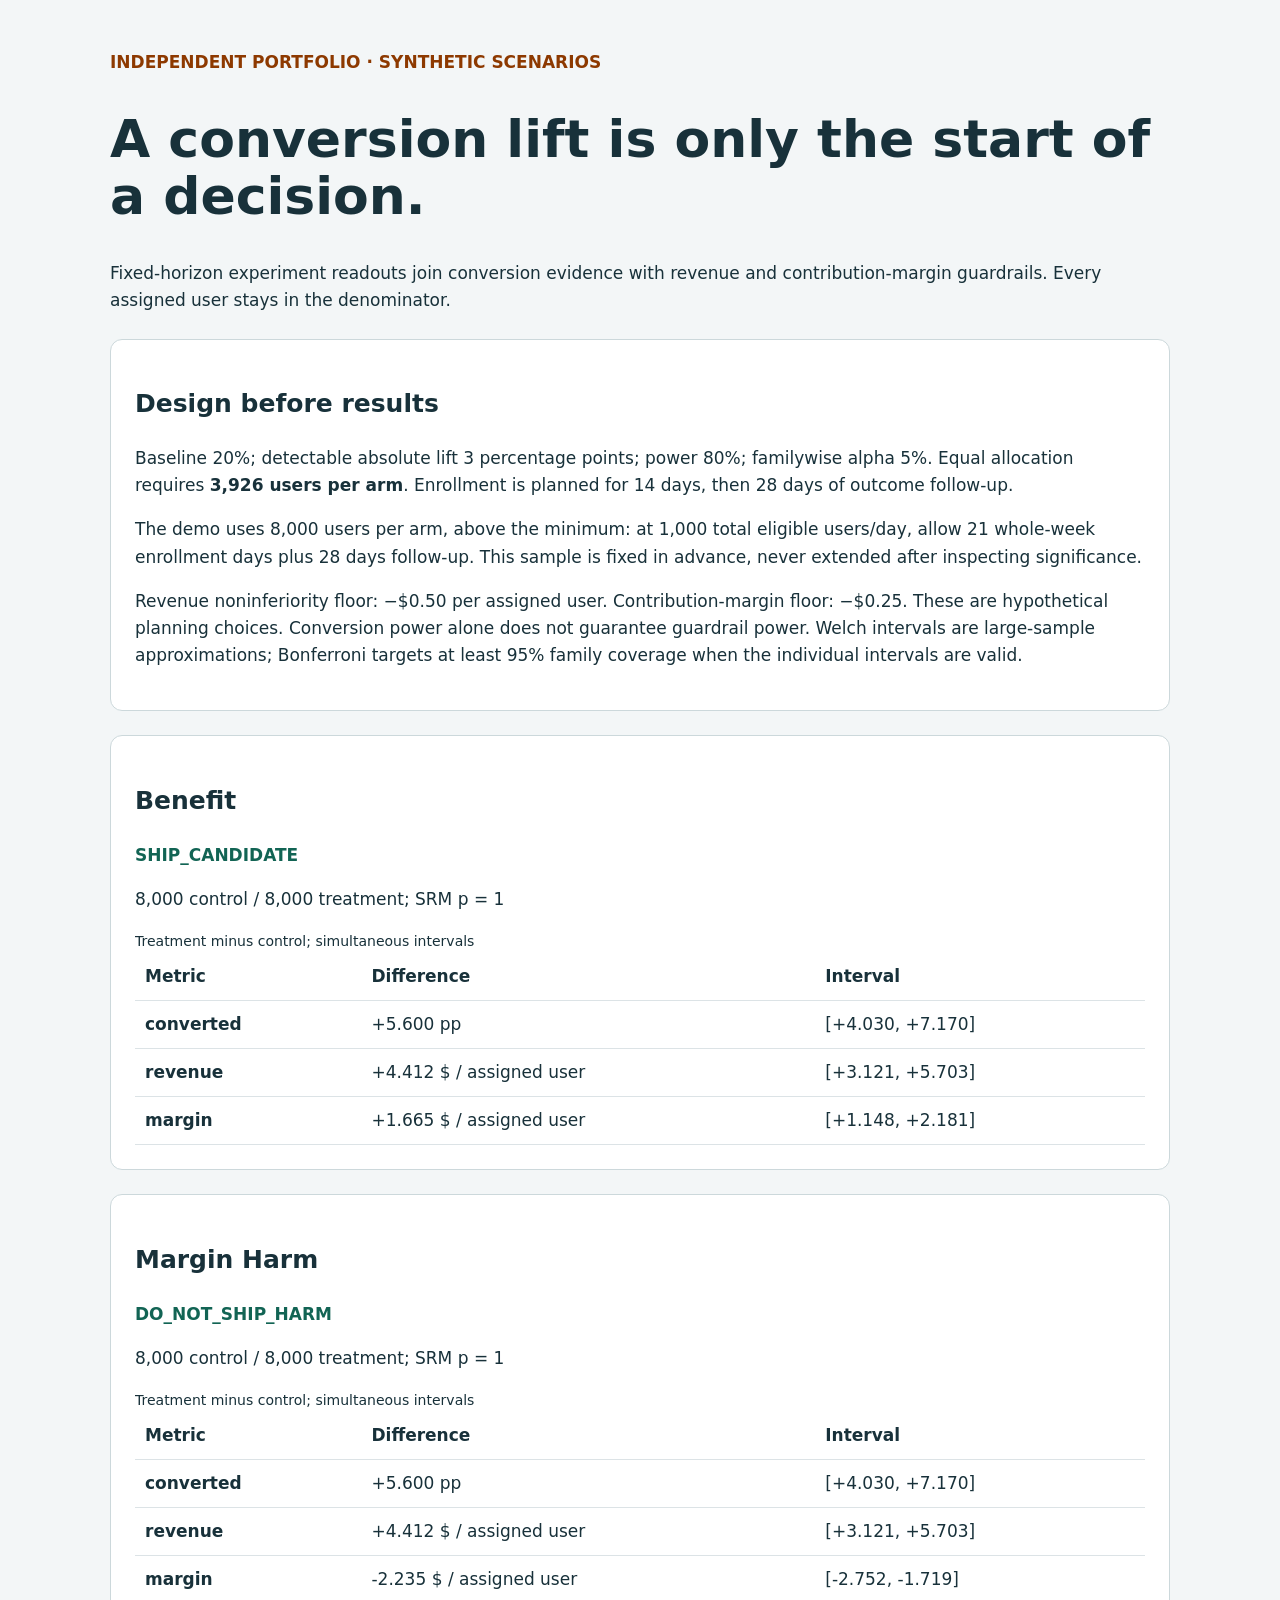
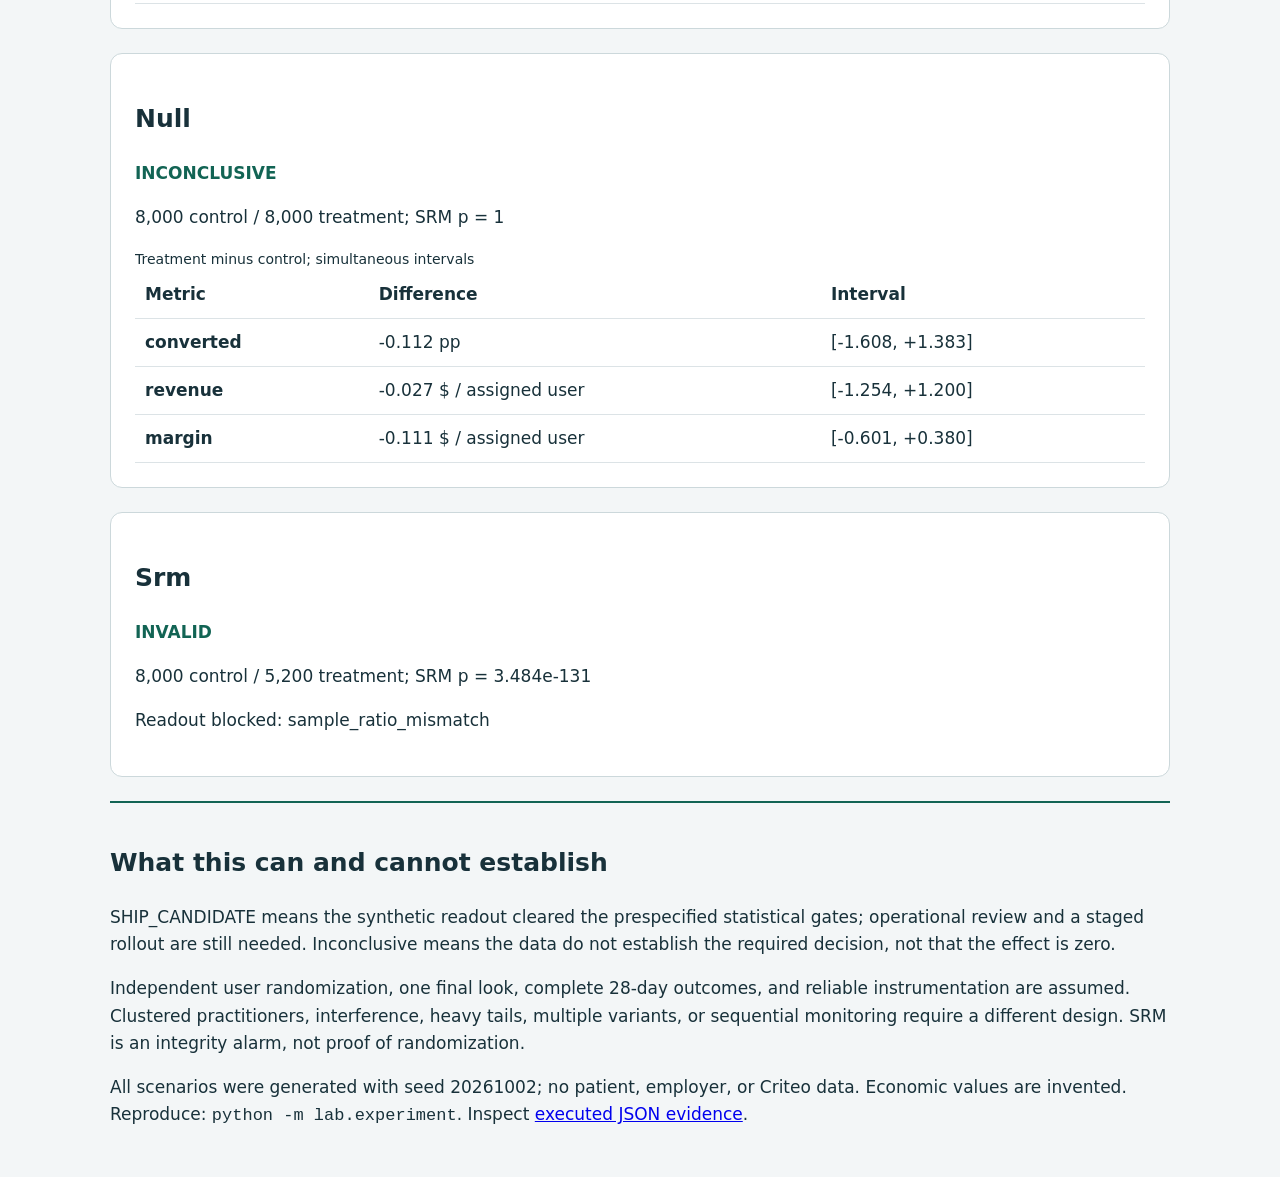
<file: outputs/experiment/index.html>
<!doctype html><html lang="en"><meta charset="utf-8">
<meta name="viewport" content="width=device-width,initial-scale=1"><title>Experiment decision toolkit</title>
<style>body{margin:0;background:#f3f6f7;color:#18313a;font:17px/1.6 system-ui}main{max-width:1060px;margin:auto;padding:32px 20px}h1{font-size:clamp(32px,5vw,52px);line-height:1.1}h2{font-size:25px}.label{color:#8d3900;font-weight:700}section{background:white;border:1px solid #ccd8db;border-radius:12px;padding:24px;margin:24px 0}.decision{font-weight:800;color:#126454;overflow-wrap:anywhere}table{border-collapse:collapse;width:100%;text-align:left}th,td{padding:10px;border-bottom:1px solid #dce3e6}caption{text-align:left;font-size:14px}.scroll{overflow:auto}footer{border-top:2px solid #126454;padding-top:20px}code{overflow-wrap:anywhere}</style>
<main><p class="label">INDEPENDENT PORTFOLIO · SYNTHETIC SCENARIOS</p>
<h1>A conversion lift is only the start of a decision.</h1>
<p>Fixed-horizon experiment readouts join conversion evidence with revenue and contribution-margin guardrails. Every assigned user stays in the denominator.</p>
<section><h2>Design before results</h2><p>Baseline 20%; detectable absolute lift 3 percentage points; power 80%; familywise alpha 5%. Equal allocation requires <strong>3,926 users per arm</strong>. Enrollment is planned for 14 days, then 28 days of outcome follow-up.</p>
<p>The demo uses 8,000 users per arm, above the minimum: at 1,000 total eligible users/day, allow 21 whole-week enrollment days plus 28 days follow-up. This sample is fixed in advance, never extended after inspecting significance.</p>
<p>Revenue noninferiority floor: −$0.50 per assigned user. Contribution-margin floor: −$0.25. These are hypothetical planning choices. Conversion power alone does not guarantee guardrail power. Welch intervals are large-sample approximations; Bonferroni targets at least 95% family coverage when the individual intervals are valid.</p></section>
<section><h2>Benefit</h2><p class="decision">SHIP_CANDIDATE</p><p>8,000 control / 8,000 treatment; SRM p = 1</p><div class="scroll"><table><caption>Treatment minus control; simultaneous intervals</caption><thead><tr><th>Metric</th><th>Difference</th><th>Interval</th></tr></thead><tbody><tr><th>converted</th><td>+5.600 pp</td><td>[+4.030, +7.170]</td></tr><tr><th>revenue</th><td>+4.412 $ / assigned user</td><td>[+3.121, +5.703]</td></tr><tr><th>margin</th><td>+1.665 $ / assigned user</td><td>[+1.148, +2.181]</td></tr></tbody></table></div></section><section><h2>Margin Harm</h2><p class="decision">DO_NOT_SHIP_HARM</p><p>8,000 control / 8,000 treatment; SRM p = 1</p><div class="scroll"><table><caption>Treatment minus control; simultaneous intervals</caption><thead><tr><th>Metric</th><th>Difference</th><th>Interval</th></tr></thead><tbody><tr><th>converted</th><td>+5.600 pp</td><td>[+4.030, +7.170]</td></tr><tr><th>revenue</th><td>+4.412 $ / assigned user</td><td>[+3.121, +5.703]</td></tr><tr><th>margin</th><td>-2.235 $ / assigned user</td><td>[-2.752, -1.719]</td></tr></tbody></table></div></section><section><h2>Null</h2><p class="decision">INCONCLUSIVE</p><p>8,000 control / 8,000 treatment; SRM p = 1</p><div class="scroll"><table><caption>Treatment minus control; simultaneous intervals</caption><thead><tr><th>Metric</th><th>Difference</th><th>Interval</th></tr></thead><tbody><tr><th>converted</th><td>-0.112 pp</td><td>[-1.608, +1.383]</td></tr><tr><th>revenue</th><td>-0.027 $ / assigned user</td><td>[-1.254, +1.200]</td></tr><tr><th>margin</th><td>-0.111 $ / assigned user</td><td>[-0.601, +0.380]</td></tr></tbody></table></div></section><section><h2>Srm</h2><p class="decision">INVALID</p><p>8,000 control / 5,200 treatment; SRM p = 3.484e-131</p><p>Readout blocked: sample_ratio_mismatch</p></section>
<footer><h2>What this can and cannot establish</h2><p>SHIP_CANDIDATE means the synthetic readout cleared the prespecified statistical gates; operational review and a staged rollout are still needed. Inconclusive means the data do not establish the required decision, not that the effect is zero.</p>
<p>Independent user randomization, one final look, complete 28-day outcomes, and reliable instrumentation are assumed. Clustered practitioners, interference, heavy tails, multiple variants, or sequential monitoring require a different design. SRM is an integrity alarm, not proof of randomization.</p>
<p>All scenarios were generated with seed 20261002; no patient, employer, or Criteo data. Economic values are invented. Reproduce: <code>python -m lab.experiment</code>. Inspect <a href="results.json">executed JSON evidence</a>.</p></footer></main></html>
</file>
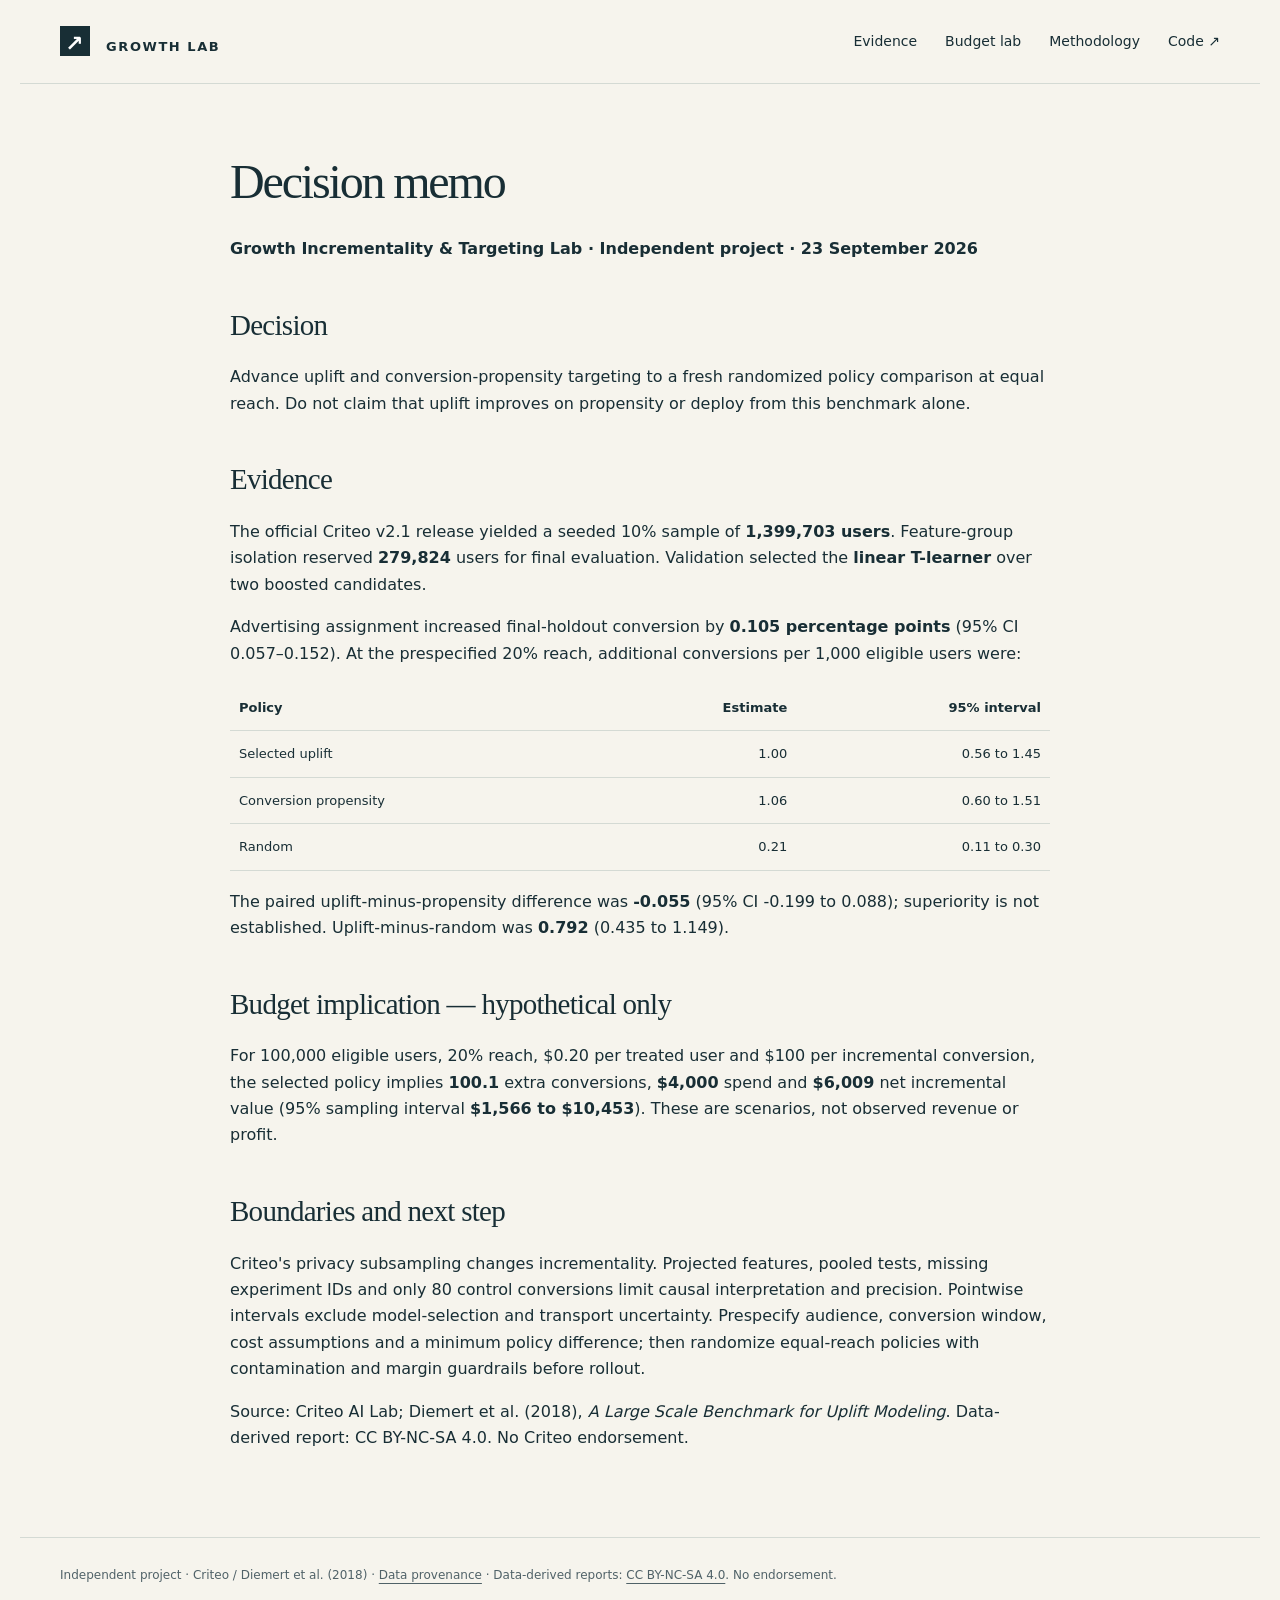
<file: outputs/site/decision-memo.html>
<!doctype html><html lang="en"><head><meta charset="utf-8"><meta name="viewport" content="width=device-width, initial-scale=1"><title>Decision Memo · Growth Lab</title><link rel="stylesheet" href="style.css"><link rel="icon" href="favicon.svg"></head><body><a class="skip" href="#main">Skip to content</a><header><a class="brand" href="index.html"><span class="mark">↗</span> GROWTH LAB</a><nav aria-label="Main navigation"><a href="index.html#evidence">Evidence</a><a href="index.html#simulator">Budget lab</a><a href="methodology.html">Methodology</a><a href="https://github.com/IamGRootMSE/growth-incrementality-lab">Code ↗</a></nav></header><main id="main" class="document"><h1 id="decision-memo">Decision memo</h1>
<p><strong>Growth Incrementality &amp; Targeting Lab · Independent project · 23 September 2026</strong></p>
<h2 id="decision">Decision</h2>
<p>Advance uplift and conversion-propensity targeting to a fresh randomized policy comparison at equal reach. Do not claim that uplift improves on propensity or deploy from this benchmark alone.</p>
<h2 id="evidence">Evidence</h2>
<p>The official Criteo v2.1 release yielded a seeded 10% sample of <strong>1,399,703 users</strong>. Feature-group isolation reserved <strong>279,824</strong> users for final evaluation. Validation selected the <strong>linear T-learner</strong> over two boosted candidates.</p>
<p>Advertising assignment increased final-holdout conversion by <strong>0.105 percentage points</strong> (95% CI 0.057–0.152). At the prespecified 20% reach, additional conversions per 1,000 eligible users were:</p>
<table>
<thead>
<tr>
<th>Policy</th>
<th style="text-align: right;">Estimate</th>
<th style="text-align: right;">95% interval</th>
</tr>
</thead>
<tbody>
<tr>
<td>Selected uplift</td>
<td style="text-align: right;">1.00</td>
<td style="text-align: right;">0.56 to 1.45</td>
</tr>
<tr>
<td>Conversion propensity</td>
<td style="text-align: right;">1.06</td>
<td style="text-align: right;">0.60 to 1.51</td>
</tr>
<tr>
<td>Random</td>
<td style="text-align: right;">0.21</td>
<td style="text-align: right;">0.11 to 0.30</td>
</tr>
</tbody>
</table>
<p>The paired uplift-minus-propensity difference was <strong>-0.055</strong> (95% CI -0.199 to 0.088); superiority is not established. Uplift-minus-random was <strong>0.792</strong> (0.435 to 1.149).</p>
<h2 id="budget-implication-hypothetical-only">Budget implication — hypothetical only</h2>
<p>For 100,000 eligible users, 20% reach, $0.20 per treated user and $100 per incremental conversion, the selected policy implies <strong>100.1</strong> extra conversions, <strong>$4,000</strong> spend and <strong>$6,009</strong> net incremental value (95% sampling interval <strong>$1,566 to $10,453</strong>). These are scenarios, not observed revenue or profit.</p>
<h2 id="boundaries-and-next-step">Boundaries and next step</h2>
<p>Criteo's privacy subsampling changes incrementality. Projected features, pooled tests, missing experiment IDs and only 80 control conversions limit causal interpretation and precision. Pointwise intervals exclude model-selection and transport uncertainty. Prespecify audience, conversion window, cost assumptions and a minimum policy difference; then randomize equal-reach policies with contamination and margin guardrails before rollout.</p>
<p>Source: Criteo AI Lab; Diemert et al. (2018), <em>A Large Scale Benchmark for Uplift Modeling</em>. Data-derived report: CC BY-NC-SA 4.0. No Criteo endorsement.</p></main><footer>Independent project · Criteo / Diemert et al. (2018) · <a href="provenance.html">Data provenance</a> · Data-derived reports: <a href="https://creativecommons.org/licenses/by-nc-sa/4.0/">CC BY-NC-SA 4.0</a>. No endorsement.</footer></body></html>
</file>
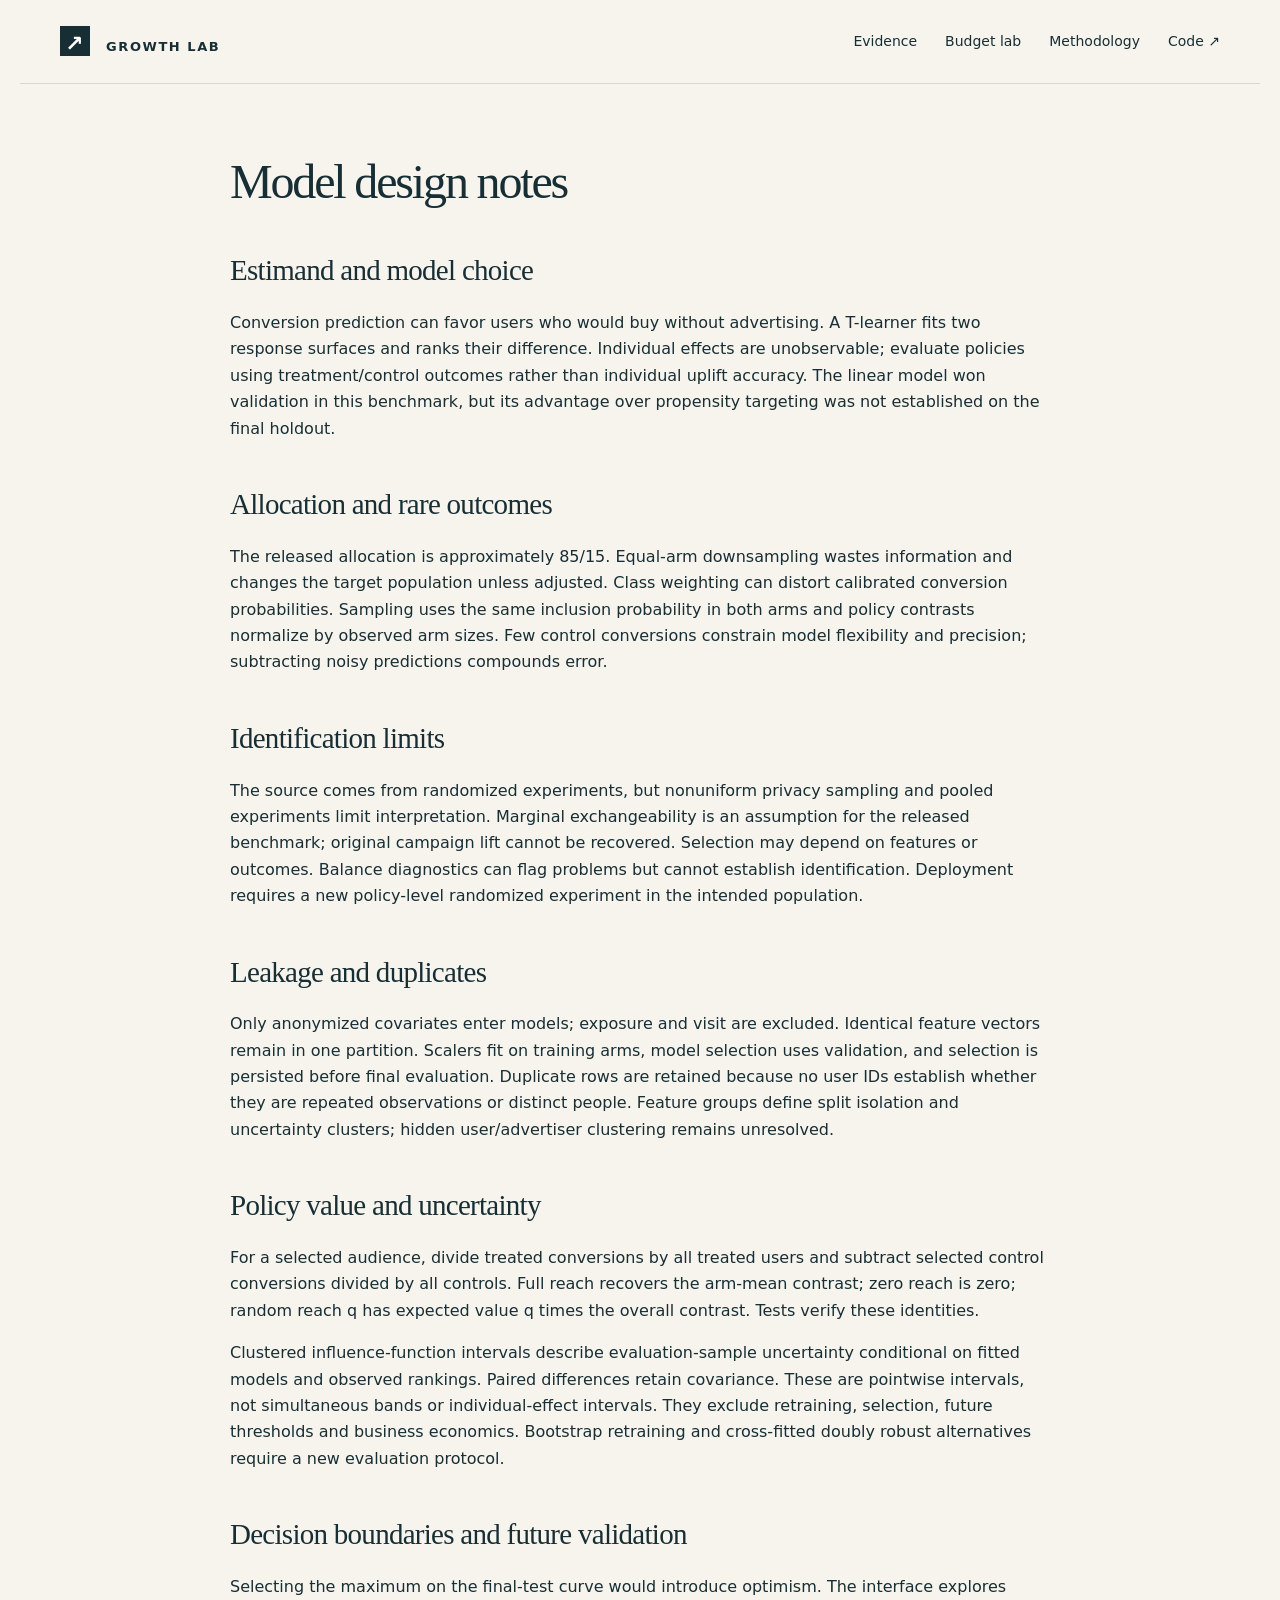
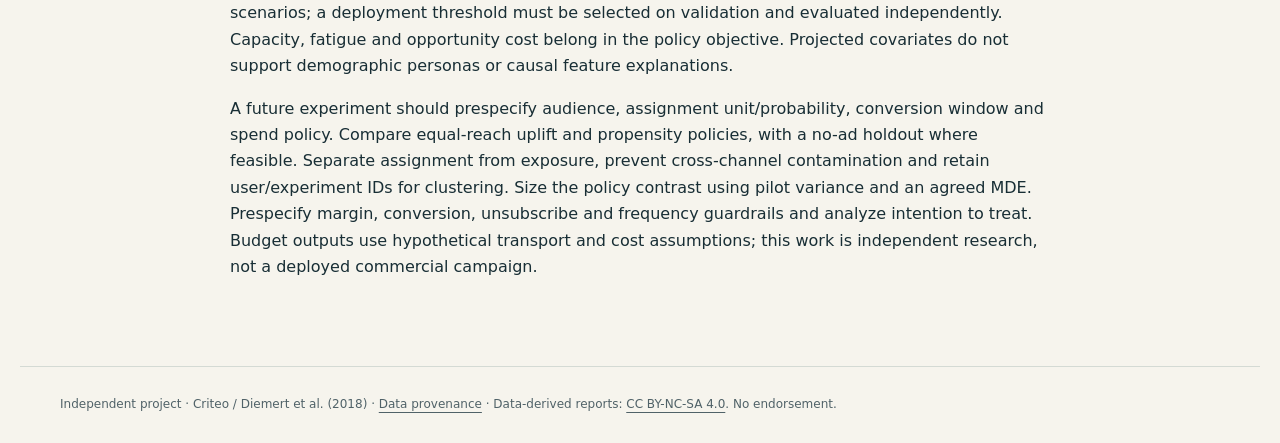
<file: outputs/site/design-notes.html>
<!doctype html><html lang="en"><head><meta charset="utf-8"><meta name="viewport" content="width=device-width, initial-scale=1"><title>Design Notes · Growth Lab</title><link rel="stylesheet" href="style.css"><link rel="icon" href="favicon.svg"></head><body><a class="skip" href="#main">Skip to content</a><header><a class="brand" href="index.html"><span class="mark">↗</span> GROWTH LAB</a><nav aria-label="Main navigation"><a href="index.html#evidence">Evidence</a><a href="index.html#simulator">Budget lab</a><a href="methodology.html">Methodology</a><a href="https://github.com/IamGRootMSE/growth-incrementality-lab">Code ↗</a></nav></header><main id="main" class="document"><h1 id="model-design-notes">Model design notes</h1>
<h2 id="estimand-and-model-choice">Estimand and model choice</h2>
<p>Conversion prediction can favor users who would buy without advertising. A T-learner fits two response surfaces and ranks their difference. Individual effects are unobservable; evaluate policies using treatment/control outcomes rather than individual uplift accuracy. The linear model won validation in this benchmark, but its advantage over propensity targeting was not established on the final holdout.</p>
<h2 id="allocation-and-rare-outcomes">Allocation and rare outcomes</h2>
<p>The released allocation is approximately 85/15. Equal-arm downsampling wastes information and changes the target population unless adjusted. Class weighting can distort calibrated conversion probabilities. Sampling uses the same inclusion probability in both arms and policy contrasts normalize by observed arm sizes. Few control conversions constrain model flexibility and precision; subtracting noisy predictions compounds error.</p>
<h2 id="identification-limits">Identification limits</h2>
<p>The source comes from randomized experiments, but nonuniform privacy sampling and pooled experiments limit interpretation. Marginal exchangeability is an assumption for the released benchmark; original campaign lift cannot be recovered. Selection may depend on features or outcomes. Balance diagnostics can flag problems but cannot establish identification. Deployment requires a new policy-level randomized experiment in the intended population.</p>
<h2 id="leakage-and-duplicates">Leakage and duplicates</h2>
<p>Only anonymized covariates enter models; exposure and visit are excluded. Identical feature vectors remain in one partition. Scalers fit on training arms, model selection uses validation, and selection is persisted before final evaluation. Duplicate rows are retained because no user IDs establish whether they are repeated observations or distinct people. Feature groups define split isolation and uncertainty clusters; hidden user/advertiser clustering remains unresolved.</p>
<h2 id="policy-value-and-uncertainty">Policy value and uncertainty</h2>
<p>For a selected audience, divide treated conversions by all treated users and subtract selected control conversions divided by all controls. Full reach recovers the arm-mean contrast; zero reach is zero; random reach q has expected value q times the overall contrast. Tests verify these identities.</p>
<p>Clustered influence-function intervals describe evaluation-sample uncertainty conditional on fitted models and observed rankings. Paired differences retain covariance. These are pointwise intervals, not simultaneous bands or individual-effect intervals. They exclude retraining, selection, future thresholds and business economics. Bootstrap retraining and cross-fitted doubly robust alternatives require a new evaluation protocol.</p>
<h2 id="decision-boundaries-and-future-validation">Decision boundaries and future validation</h2>
<p>Selecting the maximum on the final-test curve would introduce optimism. The interface explores scenarios; a deployment threshold must be selected on validation and evaluated independently. Capacity, fatigue and opportunity cost belong in the policy objective. Projected covariates do not support demographic personas or causal feature explanations.</p>
<p>A future experiment should prespecify audience, assignment unit/probability, conversion window and spend policy. Compare equal-reach uplift and propensity policies, with a no-ad holdout where feasible. Separate assignment from exposure, prevent cross-channel contamination and retain user/experiment IDs for clustering. Size the policy contrast using pilot variance and an agreed MDE. Prespecify margin, conversion, unsubscribe and frequency guardrails and analyze intention to treat. Budget outputs use hypothetical transport and cost assumptions; this work is independent research, not a deployed commercial campaign.</p></main><footer>Independent project · Criteo / Diemert et al. (2018) · <a href="provenance.html">Data provenance</a> · Data-derived reports: <a href="https://creativecommons.org/licenses/by-nc-sa/4.0/">CC BY-NC-SA 4.0</a>. No endorsement.</footer></body></html>
</file>
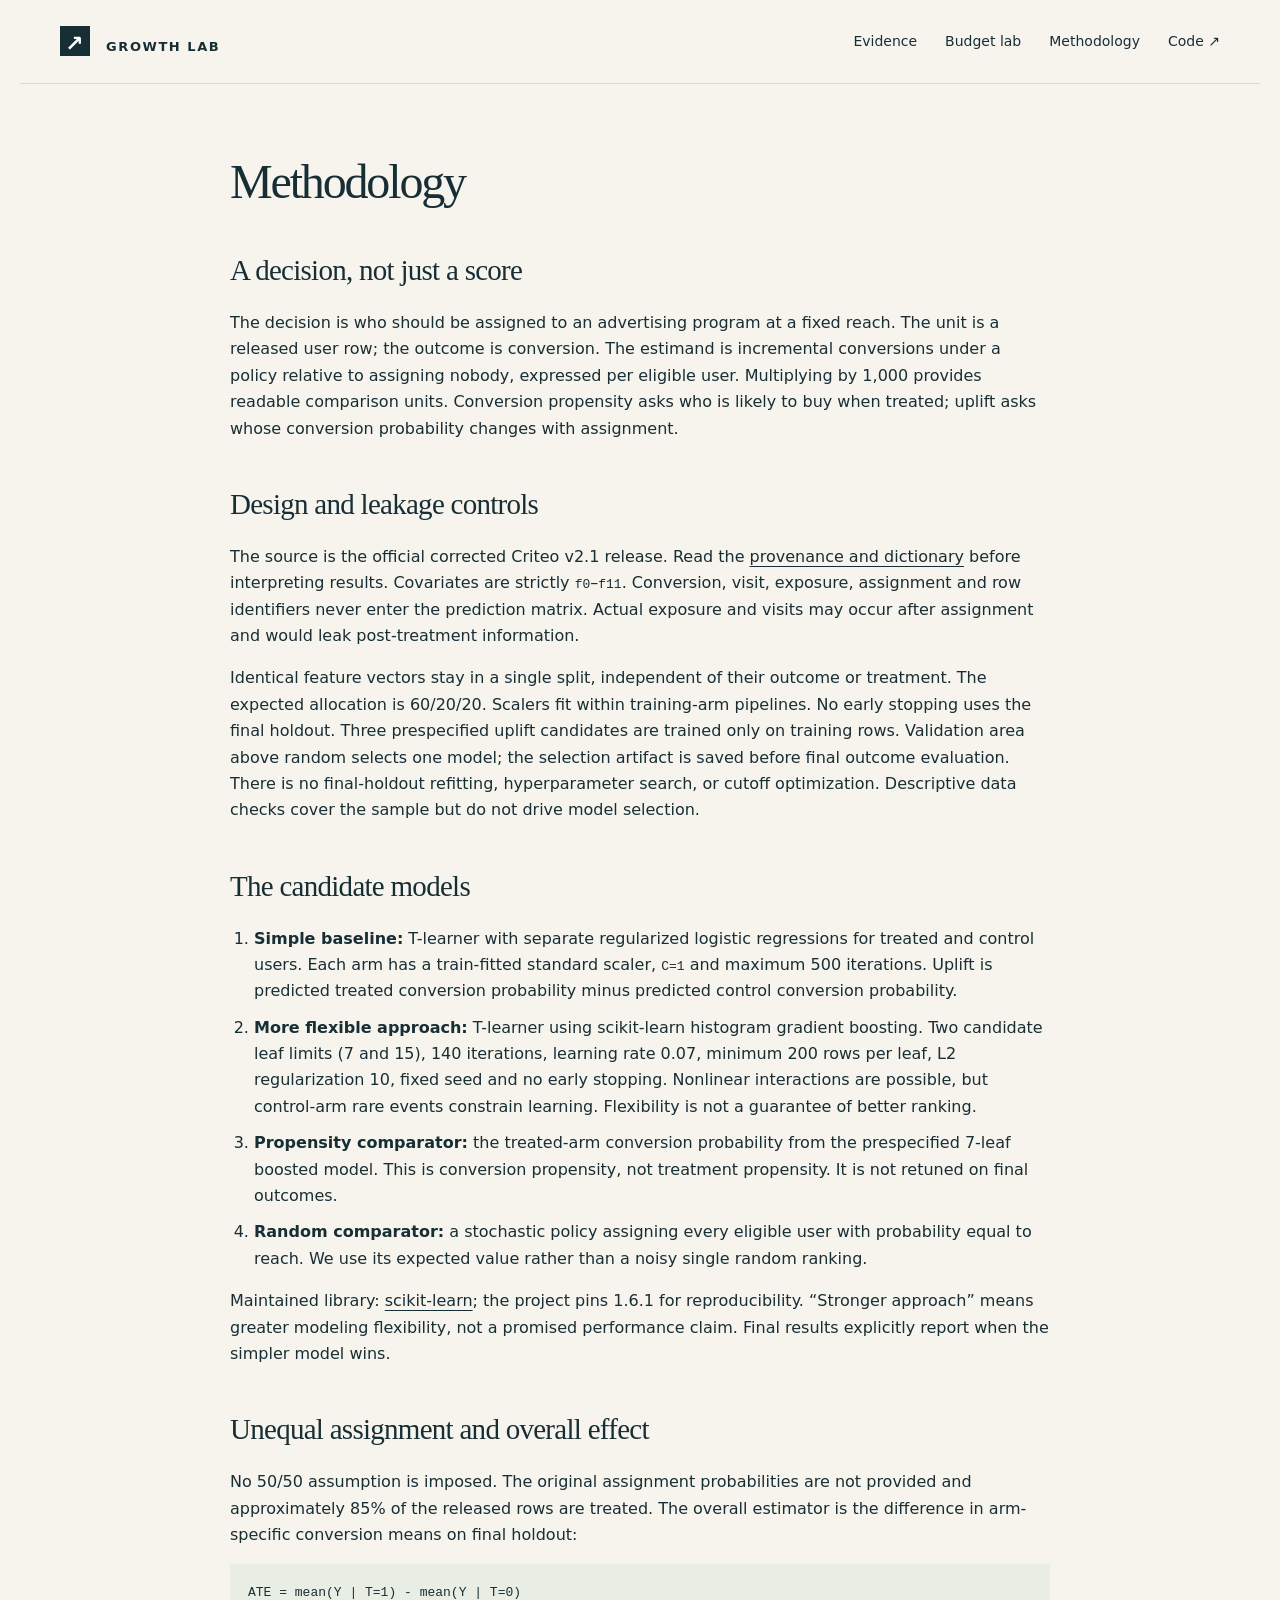
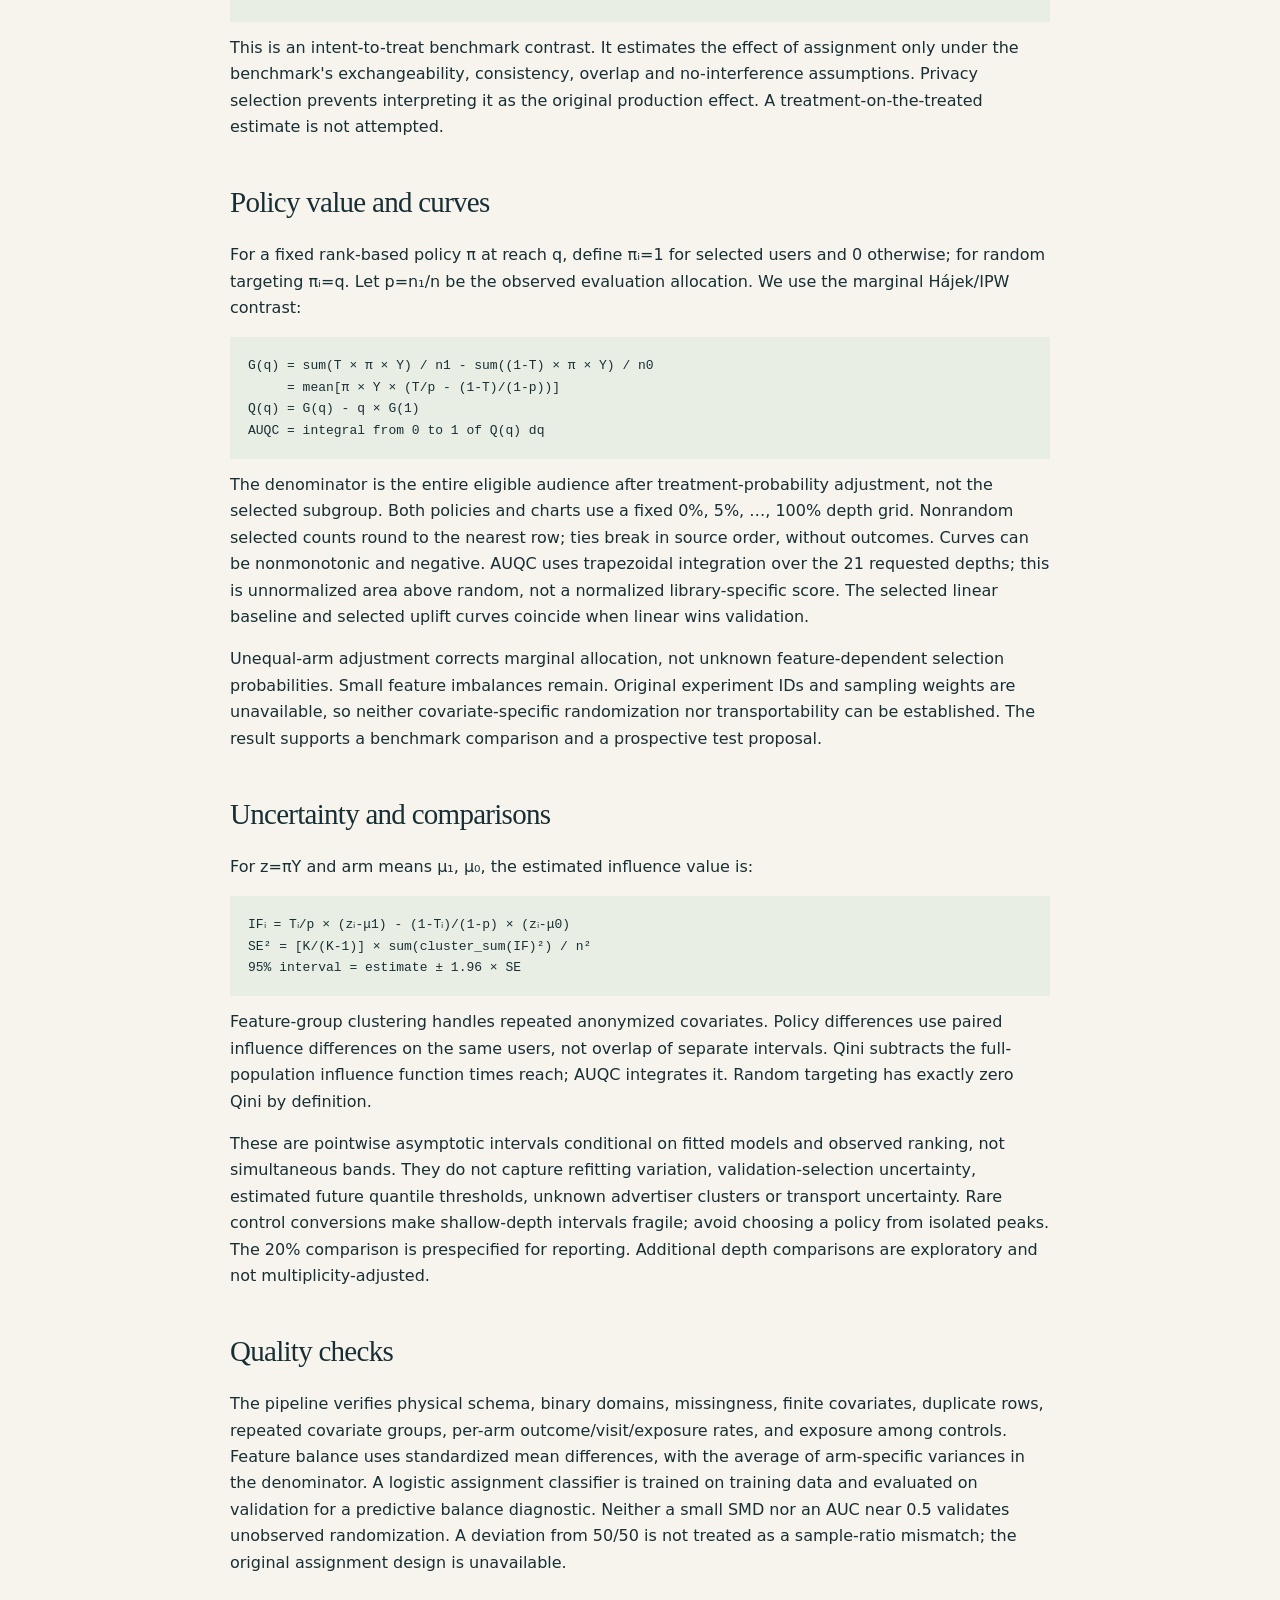
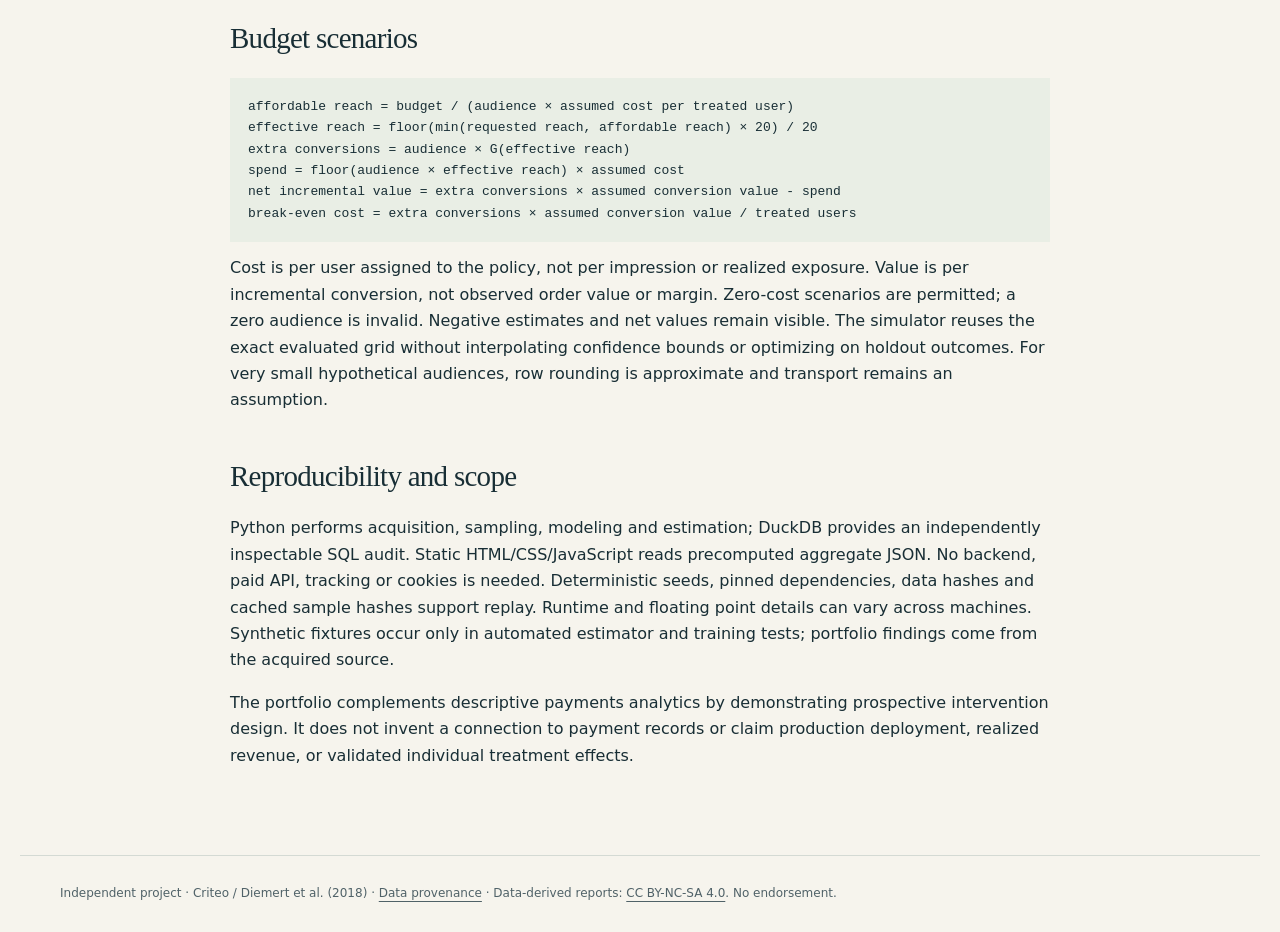
<file: outputs/site/methodology.html>
<!doctype html><html lang="en"><head><meta charset="utf-8"><meta name="viewport" content="width=device-width, initial-scale=1"><title>Methodology · Growth Lab</title><link rel="stylesheet" href="style.css"><link rel="icon" href="favicon.svg"></head><body><a class="skip" href="#main">Skip to content</a><header><a class="brand" href="index.html"><span class="mark">↗</span> GROWTH LAB</a><nav aria-label="Main navigation"><a href="index.html#evidence">Evidence</a><a href="index.html#simulator">Budget lab</a><a href="methodology.html">Methodology</a><a href="https://github.com/IamGRootMSE/growth-incrementality-lab">Code ↗</a></nav></header><main id="main" class="document"><h1 id="methodology">Methodology</h1>
<h2 id="a-decision-not-just-a-score">A decision, not just a score</h2>
<p>The decision is who should be assigned to an advertising program at a fixed reach. The unit is a released user row; the outcome is conversion. The estimand is incremental conversions under a policy relative to assigning nobody, expressed per eligible user. Multiplying by 1,000 provides readable comparison units. Conversion propensity asks who is likely to buy when treated; uplift asks whose conversion probability changes with assignment.</p>
<h2 id="design-and-leakage-controls">Design and leakage controls</h2>
<p>The source is the official corrected Criteo v2.1 release. Read the <a href="provenance.html">provenance and dictionary</a> before interpreting results. Covariates are strictly <code>f0</code>–<code>f11</code>. Conversion, visit, exposure, assignment and row identifiers never enter the prediction matrix. Actual exposure and visits may occur after assignment and would leak post-treatment information.</p>
<p>Identical feature vectors stay in a single split, independent of their outcome or treatment. The expected allocation is 60/20/20. Scalers fit within training-arm pipelines. No early stopping uses the final holdout. Three prespecified uplift candidates are trained only on training rows. Validation area above random selects one model; the selection artifact is saved before final outcome evaluation. There is no final-holdout refitting, hyperparameter search, or cutoff optimization. Descriptive data checks cover the sample but do not drive model selection.</p>
<h2 id="the-candidate-models">The candidate models</h2>
<ol>
<li><strong>Simple baseline:</strong> T-learner with separate regularized logistic regressions for treated and control users. Each arm has a train-fitted standard scaler, <code>C=1</code> and maximum 500 iterations. Uplift is predicted treated conversion probability minus predicted control conversion probability.</li>
<li><strong>More flexible approach:</strong> T-learner using scikit-learn histogram gradient boosting. Two candidate leaf limits (7 and 15), 140 iterations, learning rate 0.07, minimum 200 rows per leaf, L2 regularization 10, fixed seed and no early stopping. Nonlinear interactions are possible, but control-arm rare events constrain learning. Flexibility is not a guarantee of better ranking.</li>
<li><strong>Propensity comparator:</strong> the treated-arm conversion probability from the prespecified 7-leaf boosted model. This is conversion propensity, not treatment propensity. It is not retuned on final outcomes.</li>
<li><strong>Random comparator:</strong> a stochastic policy assigning every eligible user with probability equal to reach. We use its expected value rather than a noisy single random ranking.</li>
</ol>
<p>Maintained library: <a href="https://scikit-learn.org/stable/modules/generated/sklearn.ensemble.HistGradientBoostingClassifier.html">scikit-learn</a>; the project pins 1.6.1 for reproducibility. “Stronger approach” means greater modeling flexibility, not a promised performance claim. Final results explicitly report when the simpler model wins.</p>
<h2 id="unequal-assignment-and-overall-effect">Unequal assignment and overall effect</h2>
<p>No 50/50 assumption is imposed. The original assignment probabilities are not provided and approximately 85% of the released rows are treated. The overall estimator is the difference in arm-specific conversion means on final holdout:</p>
<pre><code>ATE = mean(Y | T=1) - mean(Y | T=0)
</code></pre>
<p>This is an intent-to-treat benchmark contrast. It estimates the effect of assignment only under the benchmark's exchangeability, consistency, overlap and no-interference assumptions. Privacy selection prevents interpreting it as the original production effect. A treatment-on-the-treated estimate is not attempted.</p>
<h2 id="policy-value-and-curves">Policy value and curves</h2>
<p>For a fixed rank-based policy π at reach q, define πᵢ=1 for selected users and 0 otherwise; for random targeting πᵢ=q. Let p=n₁/n be the observed evaluation allocation. We use the marginal Hájek/IPW contrast:</p>
<pre><code>G(q) = sum(T × π × Y) / n1 - sum((1-T) × π × Y) / n0
     = mean[π × Y × (T/p - (1-T)/(1-p))]
Q(q) = G(q) - q × G(1)
AUQC = integral from 0 to 1 of Q(q) dq
</code></pre>
<p>The denominator is the entire eligible audience after treatment-probability adjustment, not the selected subgroup. Both policies and charts use a fixed 0%, 5%, …, 100% depth grid. Nonrandom selected counts round to the nearest row; ties break in source order, without outcomes. Curves can be nonmonotonic and negative. AUQC uses trapezoidal integration over the 21 requested depths; this is unnormalized area above random, not a normalized library-specific score. The selected linear baseline and selected uplift curves coincide when linear wins validation.</p>
<p>Unequal-arm adjustment corrects marginal allocation, not unknown feature-dependent selection probabilities. Small feature imbalances remain. Original experiment IDs and sampling weights are unavailable, so neither covariate-specific randomization nor transportability can be established. The result supports a benchmark comparison and a prospective test proposal.</p>
<h2 id="uncertainty-and-comparisons">Uncertainty and comparisons</h2>
<p>For z=πY and arm means μ₁, μ₀, the estimated influence value is:</p>
<pre><code>IFᵢ = Tᵢ/p × (zᵢ-μ1) - (1-Tᵢ)/(1-p) × (zᵢ-μ0)
SE² = [K/(K-1)] × sum(cluster_sum(IF)²) / n²
95% interval = estimate ± 1.96 × SE
</code></pre>
<p>Feature-group clustering handles repeated anonymized covariates. Policy differences use paired influence differences on the same users, not overlap of separate intervals. Qini subtracts the full-population influence function times reach; AUQC integrates it. Random targeting has exactly zero Qini by definition.</p>
<p>These are pointwise asymptotic intervals conditional on fitted models and observed ranking, not simultaneous bands. They do not capture refitting variation, validation-selection uncertainty, estimated future quantile thresholds, unknown advertiser clusters or transport uncertainty. Rare control conversions make shallow-depth intervals fragile; avoid choosing a policy from isolated peaks. The 20% comparison is prespecified for reporting. Additional depth comparisons are exploratory and not multiplicity-adjusted.</p>
<h2 id="quality-checks">Quality checks</h2>
<p>The pipeline verifies physical schema, binary domains, missingness, finite covariates, duplicate rows, repeated covariate groups, per-arm outcome/visit/exposure rates, and exposure among controls. Feature balance uses standardized mean differences, with the average of arm-specific variances in the denominator. A logistic assignment classifier is trained on training data and evaluated on validation for a predictive balance diagnostic. Neither a small SMD nor an AUC near 0.5 validates unobserved randomization. A deviation from 50/50 is not treated as a sample-ratio mismatch; the original assignment design is unavailable.</p>
<h2 id="budget-scenarios">Budget scenarios</h2>
<pre><code>affordable reach = budget / (audience × assumed cost per treated user)
effective reach = floor(min(requested reach, affordable reach) × 20) / 20
extra conversions = audience × G(effective reach)
spend = floor(audience × effective reach) × assumed cost
net incremental value = extra conversions × assumed conversion value - spend
break-even cost = extra conversions × assumed conversion value / treated users
</code></pre>
<p>Cost is per user assigned to the policy, not per impression or realized exposure. Value is per incremental conversion, not observed order value or margin. Zero-cost scenarios are permitted; a zero audience is invalid. Negative estimates and net values remain visible. The simulator reuses the exact evaluated grid without interpolating confidence bounds or optimizing on holdout outcomes. For very small hypothetical audiences, row rounding is approximate and transport remains an assumption.</p>
<h2 id="reproducibility-and-scope">Reproducibility and scope</h2>
<p>Python performs acquisition, sampling, modeling and estimation; DuckDB provides an independently inspectable SQL audit. Static HTML/CSS/JavaScript reads precomputed aggregate JSON. No backend, paid API, tracking or cookies is needed. Deterministic seeds, pinned dependencies, data hashes and cached sample hashes support replay. Runtime and floating point details can vary across machines. Synthetic fixtures occur only in automated estimator and training tests; portfolio findings come from the acquired source.</p>
<p>The portfolio complements descriptive payments analytics by demonstrating prospective intervention design. It does not invent a connection to payment records or claim production deployment, realized revenue, or validated individual treatment effects.</p></main><footer>Independent project · Criteo / Diemert et al. (2018) · <a href="provenance.html">Data provenance</a> · Data-derived reports: <a href="https://creativecommons.org/licenses/by-nc-sa/4.0/">CC BY-NC-SA 4.0</a>. No endorsement.</footer></body></html>
</file>
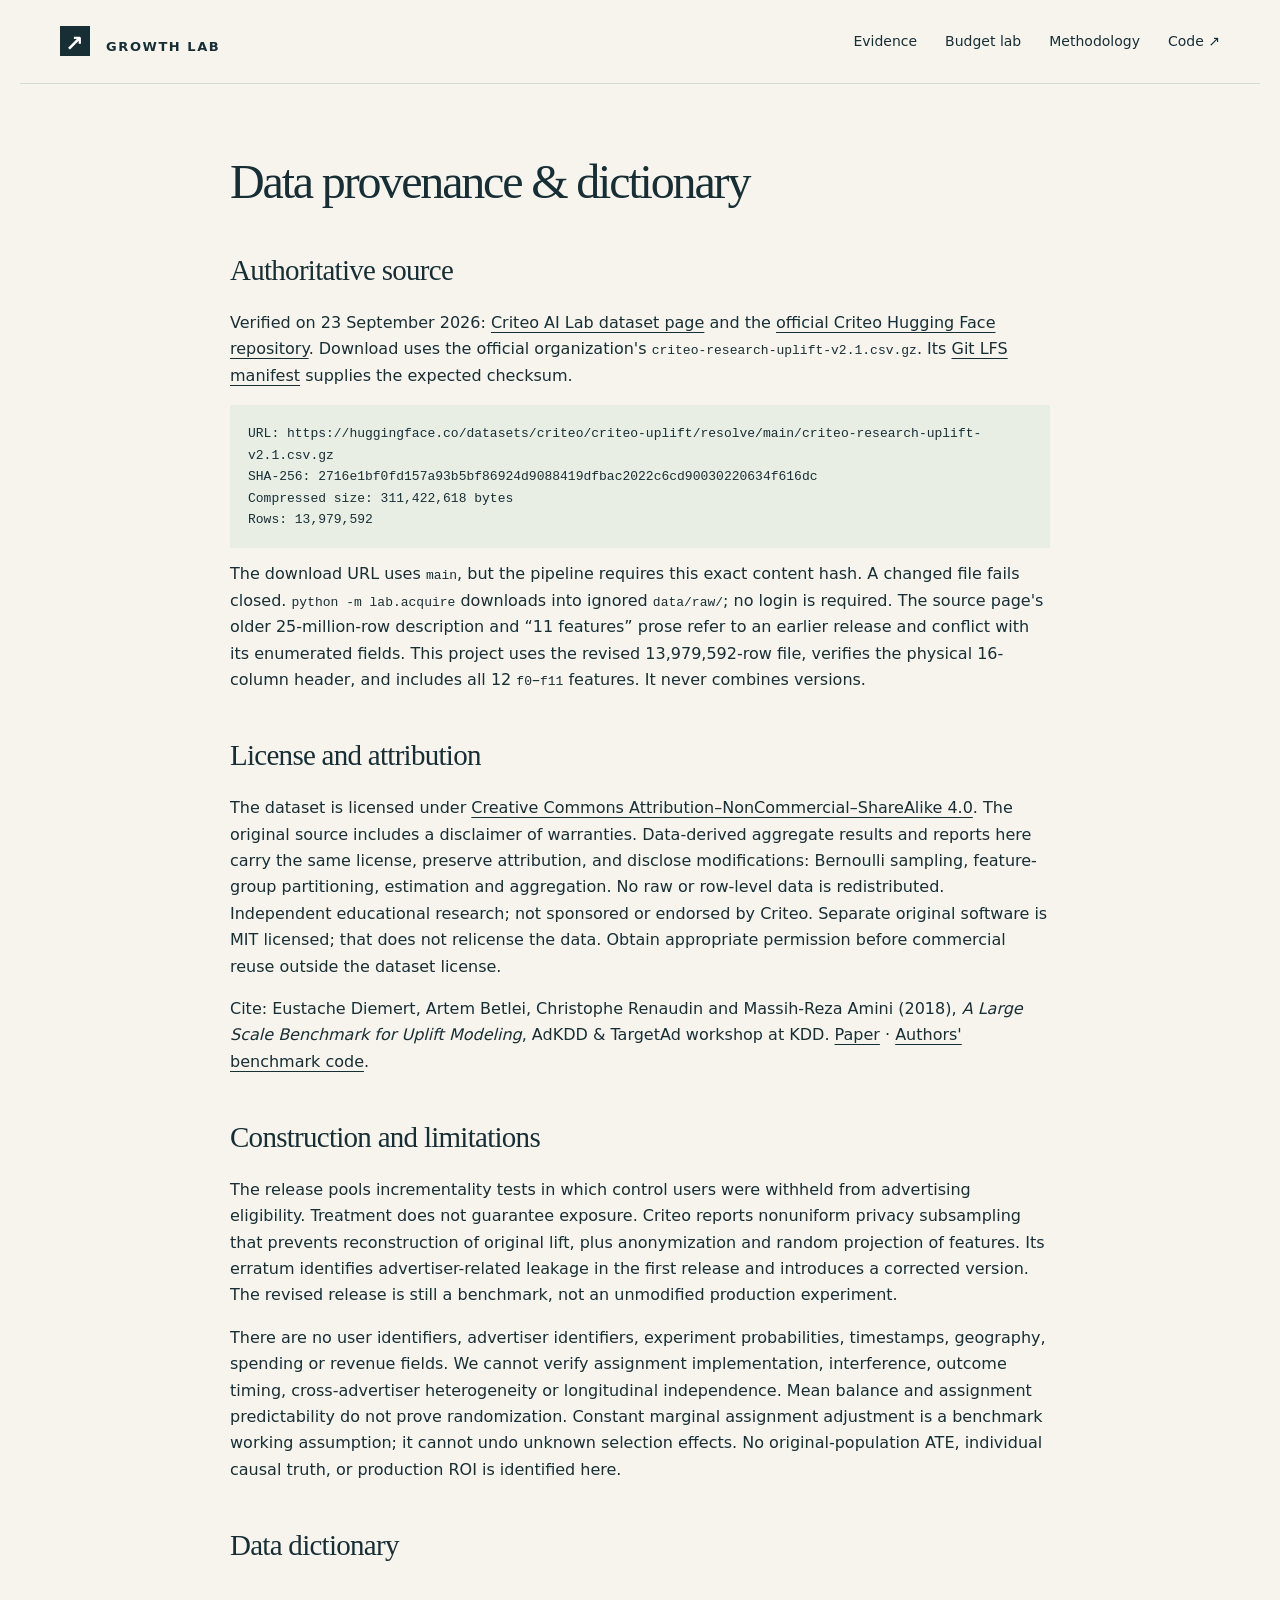
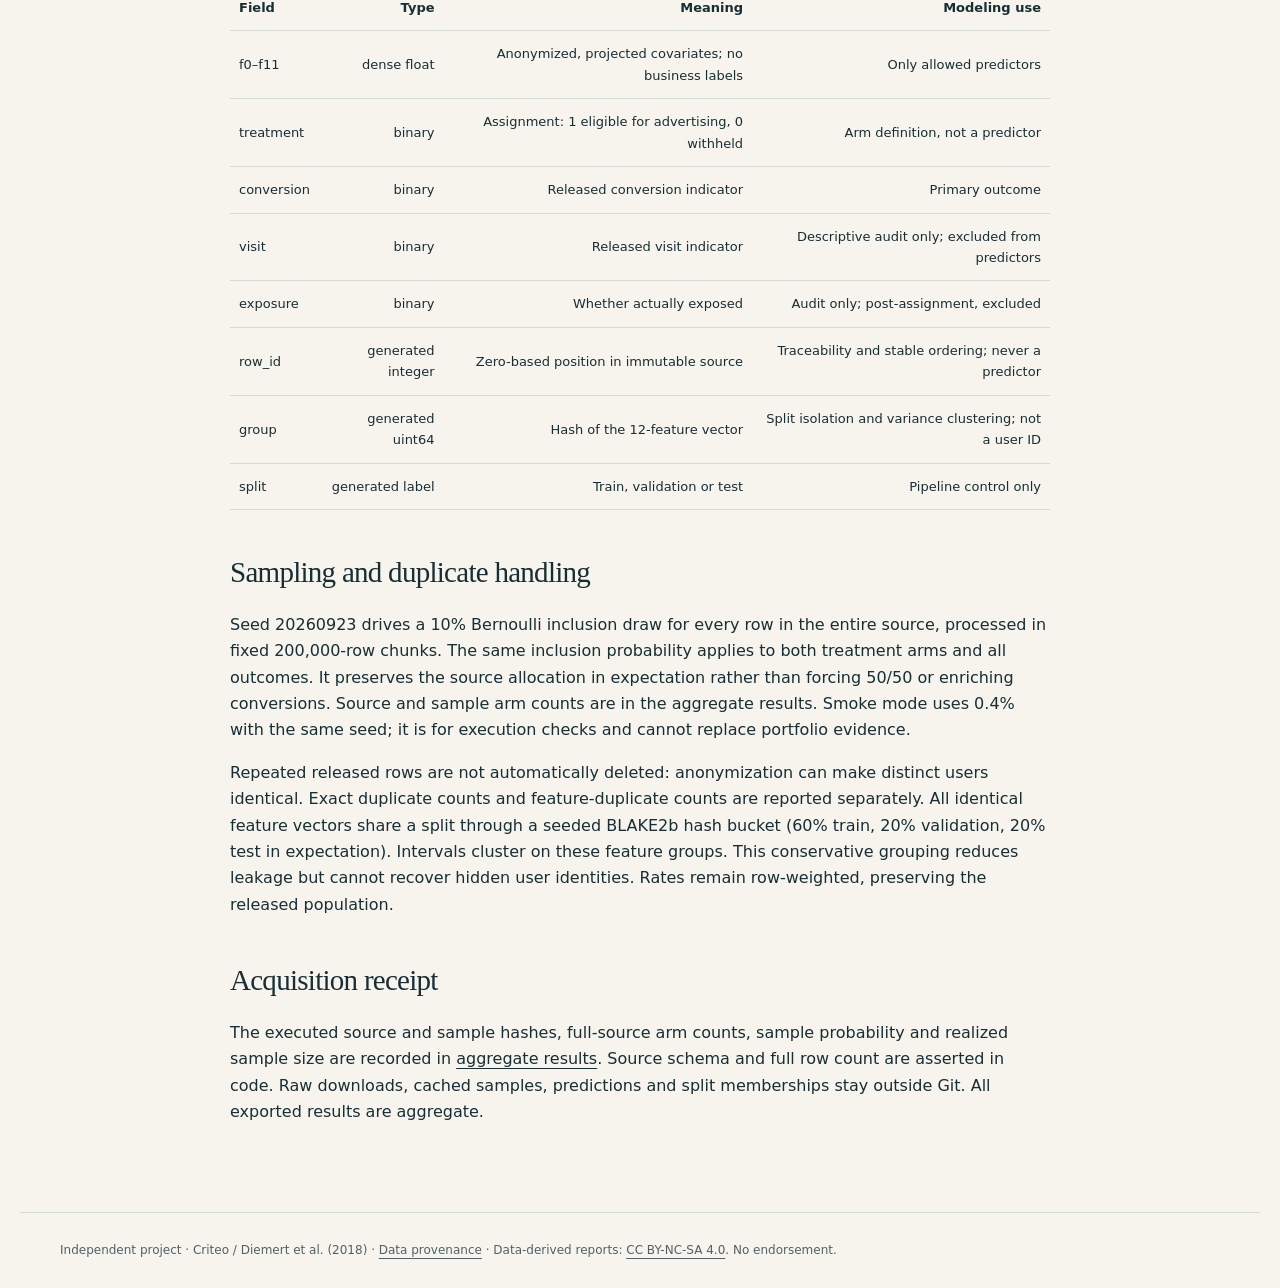
<file: outputs/site/provenance.html>
<!doctype html><html lang="en"><head><meta charset="utf-8"><meta name="viewport" content="width=device-width, initial-scale=1"><title>Provenance · Growth Lab</title><link rel="stylesheet" href="style.css"><link rel="icon" href="favicon.svg"></head><body><a class="skip" href="#main">Skip to content</a><header><a class="brand" href="index.html"><span class="mark">↗</span> GROWTH LAB</a><nav aria-label="Main navigation"><a href="index.html#evidence">Evidence</a><a href="index.html#simulator">Budget lab</a><a href="methodology.html">Methodology</a><a href="https://github.com/IamGRootMSE/growth-incrementality-lab">Code ↗</a></nav></header><main id="main" class="document"><h1 id="data-provenance-dictionary">Data provenance &amp; dictionary</h1>
<h2 id="authoritative-source">Authoritative source</h2>
<p>Verified on 23 September 2026: <a href="https://ailab.criteo.com/criteo-uplift-prediction-dataset/">Criteo AI Lab dataset page</a> and the <a href="https://huggingface.co/datasets/criteo/criteo-uplift">official Criteo Hugging Face repository</a>. Download uses the official organization's <code>criteo-research-uplift-v2.1.csv.gz</code>. Its <a href="https://huggingface.co/datasets/criteo/criteo-uplift/blame/main/criteo-research-uplift-v2.1.csv.gz">Git LFS manifest</a> supplies the expected checksum.</p>
<pre><code>URL: https://huggingface.co/datasets/criteo/criteo-uplift/resolve/main/criteo-research-uplift-v2.1.csv.gz
SHA-256: 2716e1bf0fd157a93b5bf86924d9088419dfbac2022c6cd90030220634f616dc
Compressed size: 311,422,618 bytes
Rows: 13,979,592
</code></pre>
<p>The download URL uses <code>main</code>, but the pipeline requires this exact content hash. A changed file fails closed. <code>python -m lab.acquire</code> downloads into ignored <code>data/raw/</code>; no login is required. The source page's older 25-million-row description and “11 features” prose refer to an earlier release and conflict with its enumerated fields. This project uses the revised 13,979,592-row file, verifies the physical 16-column header, and includes all 12 <code>f0</code>–<code>f11</code> features. It never combines versions.</p>
<h2 id="license-and-attribution">License and attribution</h2>
<p>The dataset is licensed under <a href="https://creativecommons.org/licenses/by-nc-sa/4.0/">Creative Commons Attribution–NonCommercial–ShareAlike 4.0</a>. The original source includes a disclaimer of warranties. Data-derived aggregate results and reports here carry the same license, preserve attribution, and disclose modifications: Bernoulli sampling, feature-group partitioning, estimation and aggregation. No raw or row-level data is redistributed. Independent educational research; not sponsored or endorsed by Criteo. Separate original software is MIT licensed; that does not relicense the data. Obtain appropriate permission before commercial reuse outside the dataset license.</p>
<p>Cite: Eustache Diemert, Artem Betlei, Christophe Renaudin and Massih-Reza Amini (2018), <em>A Large Scale Benchmark for Uplift Modeling</em>, AdKDD &amp; TargetAd workshop at KDD. <a href="https://openreview.net/pdf?id=Q83-QeTB9lS">Paper</a> · <a href="https://github.com/criteo-research/large-scale-ITE-UM-benchmark">Authors' benchmark code</a>.</p>
<h2 id="construction-and-limitations">Construction and limitations</h2>
<p>The release pools incrementality tests in which control users were withheld from advertising eligibility. Treatment does not guarantee exposure. Criteo reports nonuniform privacy subsampling that prevents reconstruction of original lift, plus anonymization and random projection of features. Its erratum identifies advertiser-related leakage in the first release and introduces a corrected version. The revised release is still a benchmark, not an unmodified production experiment.</p>
<p>There are no user identifiers, advertiser identifiers, experiment probabilities, timestamps, geography, spending or revenue fields. We cannot verify assignment implementation, interference, outcome timing, cross-advertiser heterogeneity or longitudinal independence. Mean balance and assignment predictability do not prove randomization. Constant marginal assignment adjustment is a benchmark working assumption; it cannot undo unknown selection effects. No original-population ATE, individual causal truth, or production ROI is identified here.</p>
<h2 id="data-dictionary">Data dictionary</h2>
<table>
<thead>
<tr>
<th>Field</th>
<th>Type</th>
<th>Meaning</th>
<th>Modeling use</th>
</tr>
</thead>
<tbody>
<tr>
<td>f0–f11</td>
<td>dense float</td>
<td>Anonymized, projected covariates; no business labels</td>
<td>Only allowed predictors</td>
</tr>
<tr>
<td>treatment</td>
<td>binary</td>
<td>Assignment: 1 eligible for advertising, 0 withheld</td>
<td>Arm definition, not a predictor</td>
</tr>
<tr>
<td>conversion</td>
<td>binary</td>
<td>Released conversion indicator</td>
<td>Primary outcome</td>
</tr>
<tr>
<td>visit</td>
<td>binary</td>
<td>Released visit indicator</td>
<td>Descriptive audit only; excluded from predictors</td>
</tr>
<tr>
<td>exposure</td>
<td>binary</td>
<td>Whether actually exposed</td>
<td>Audit only; post-assignment, excluded</td>
</tr>
<tr>
<td>row_id</td>
<td>generated integer</td>
<td>Zero-based position in immutable source</td>
<td>Traceability and stable ordering; never a predictor</td>
</tr>
<tr>
<td>group</td>
<td>generated uint64</td>
<td>Hash of the 12-feature vector</td>
<td>Split isolation and variance clustering; not a user ID</td>
</tr>
<tr>
<td>split</td>
<td>generated label</td>
<td>Train, validation or test</td>
<td>Pipeline control only</td>
</tr>
</tbody>
</table>
<h2 id="sampling-and-duplicate-handling">Sampling and duplicate handling</h2>
<p>Seed 20260923 drives a 10% Bernoulli inclusion draw for every row in the entire source, processed in fixed 200,000-row chunks. The same inclusion probability applies to both treatment arms and all outcomes. It preserves the source allocation in expectation rather than forcing 50/50 or enriching conversions. Source and sample arm counts are in the aggregate results. Smoke mode uses 0.4% with the same seed; it is for execution checks and cannot replace portfolio evidence.</p>
<p>Repeated released rows are not automatically deleted: anonymization can make distinct users identical. Exact duplicate counts and feature-duplicate counts are reported separately. All identical feature vectors share a split through a seeded BLAKE2b hash bucket (60% train, 20% validation, 20% test in expectation). Intervals cluster on these feature groups. This conservative grouping reduces leakage but cannot recover hidden user identities. Rates remain row-weighted, preserving the released population.</p>
<h2 id="acquisition-receipt">Acquisition receipt</h2>
<p>The executed source and sample hashes, full-source arm counts, sample probability and realized sample size are recorded in <a href="data/results.json">aggregate results</a>. Source schema and full row count are asserted in code. Raw downloads, cached samples, predictions and split memberships stay outside Git. All exported results are aggregate.</p></main><footer>Independent project · Criteo / Diemert et al. (2018) · <a href="provenance.html">Data provenance</a> · Data-derived reports: <a href="https://creativecommons.org/licenses/by-nc-sa/4.0/">CC BY-NC-SA 4.0</a>. No endorsement.</footer></body></html>
</file>
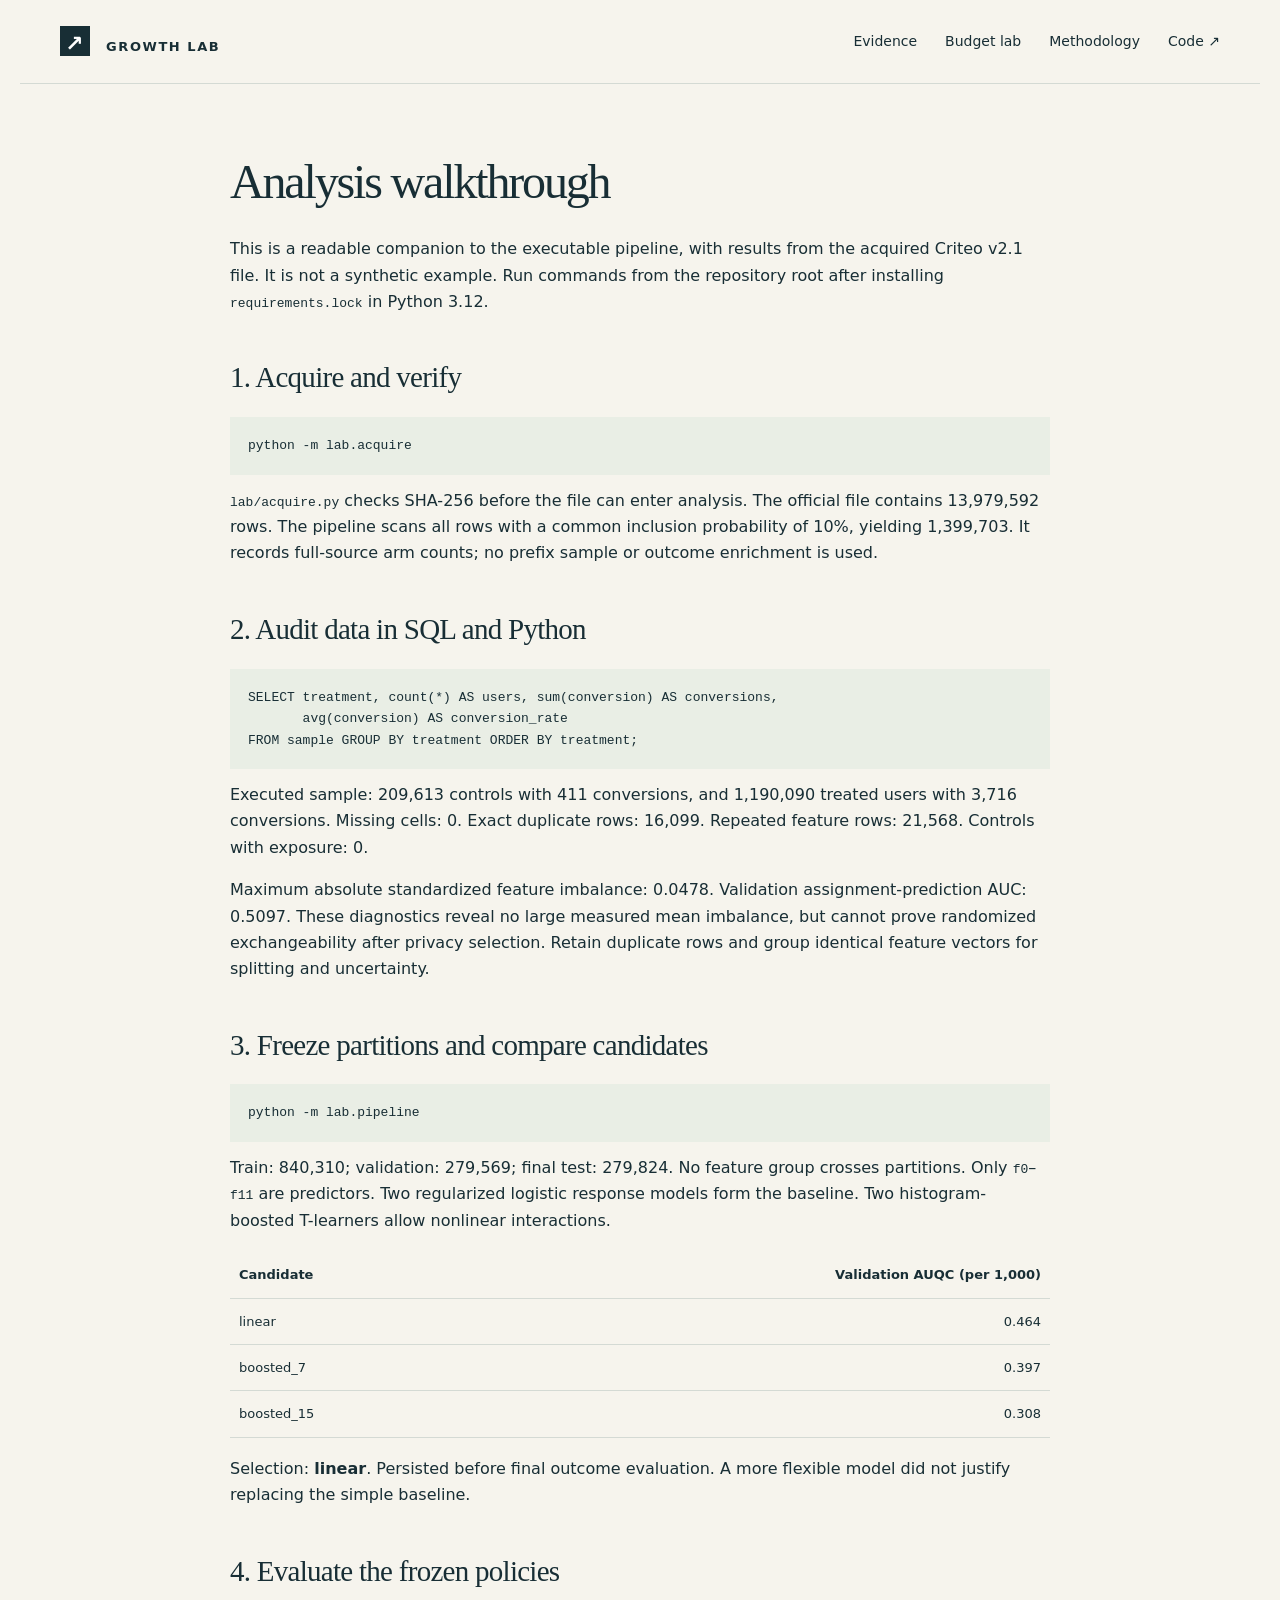
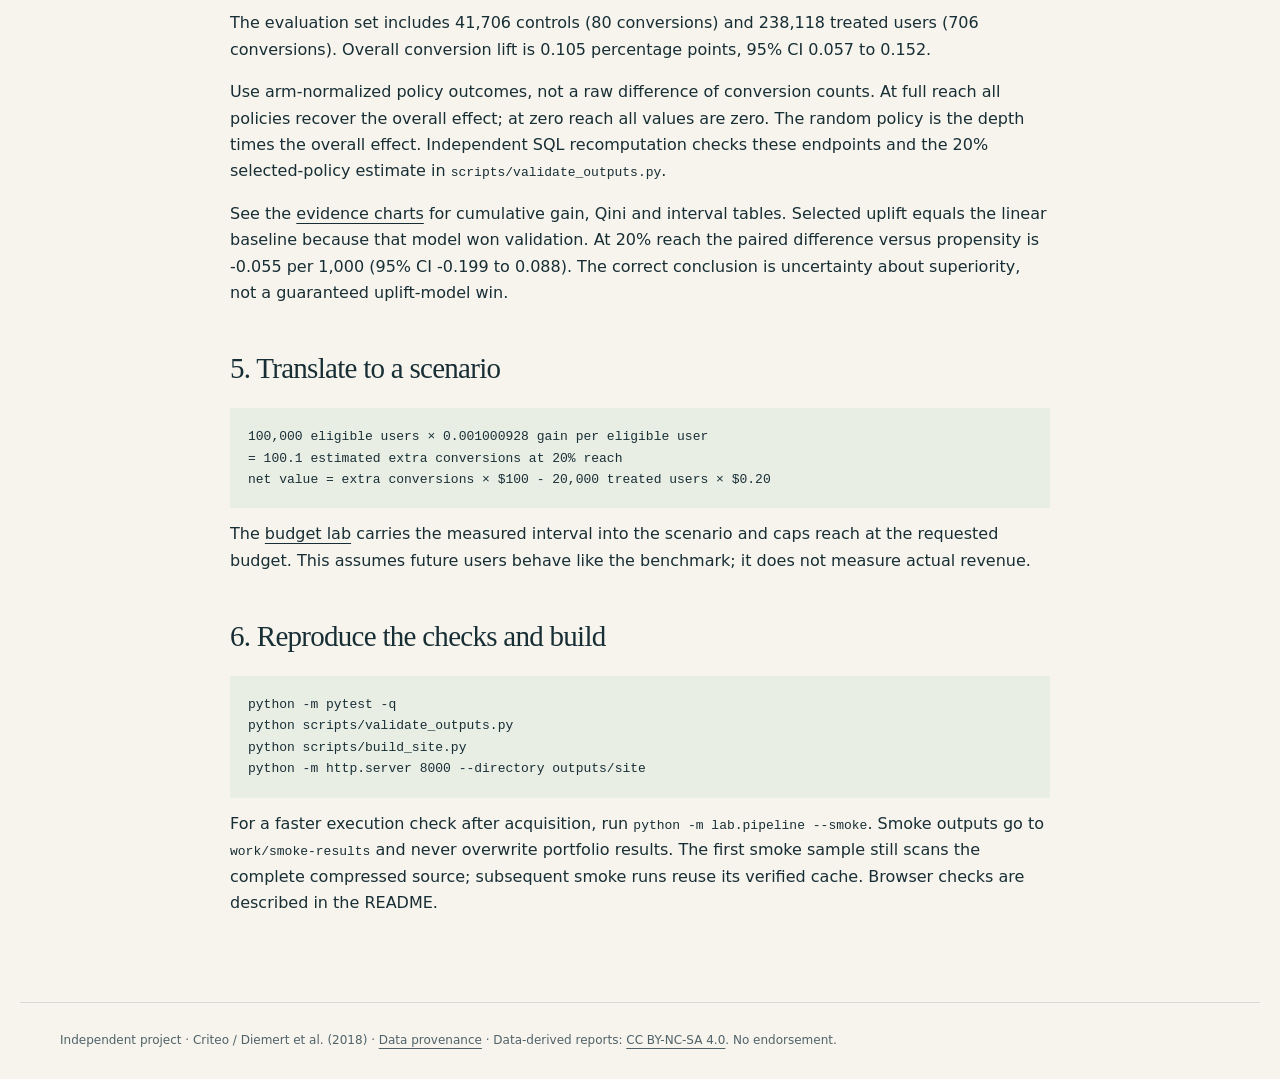
<file: outputs/site/walkthrough.html>
<!doctype html><html lang="en"><head><meta charset="utf-8"><meta name="viewport" content="width=device-width, initial-scale=1"><title>Walkthrough · Growth Lab</title><link rel="stylesheet" href="style.css"><link rel="icon" href="favicon.svg"></head><body><a class="skip" href="#main">Skip to content</a><header><a class="brand" href="index.html"><span class="mark">↗</span> GROWTH LAB</a><nav aria-label="Main navigation"><a href="index.html#evidence">Evidence</a><a href="index.html#simulator">Budget lab</a><a href="methodology.html">Methodology</a><a href="https://github.com/IamGRootMSE/growth-incrementality-lab">Code ↗</a></nav></header><main id="main" class="document"><h1 id="analysis-walkthrough">Analysis walkthrough</h1>
<p>This is a readable companion to the executable pipeline, with results from the acquired Criteo v2.1 file. It is not a synthetic example. Run commands from the repository root after installing <code>requirements.lock</code> in Python 3.12.</p>
<h2 id="1-acquire-and-verify">1. Acquire and verify</h2>
<pre><code class="language-bash">python -m lab.acquire
</code></pre>
<p><code>lab/acquire.py</code> checks SHA-256 before the file can enter analysis. The official file contains 13,979,592 rows. The pipeline scans all rows with a common inclusion probability of 10%, yielding 1,399,703. It records full-source arm counts; no prefix sample or outcome enrichment is used.</p>
<h2 id="2-audit-data-in-sql-and-python">2. Audit data in SQL and Python</h2>
<pre><code class="language-sql">SELECT treatment, count(*) AS users, sum(conversion) AS conversions,
       avg(conversion) AS conversion_rate
FROM sample GROUP BY treatment ORDER BY treatment;
</code></pre>
<p>Executed sample: 209,613 controls with 411 conversions, and 1,190,090 treated users with 3,716 conversions. Missing cells: 0. Exact duplicate rows: 16,099. Repeated feature rows: 21,568. Controls with exposure: 0.</p>
<p>Maximum absolute standardized feature imbalance: 0.0478. Validation assignment-prediction AUC: 0.5097. These diagnostics reveal no large measured mean imbalance, but cannot prove randomized exchangeability after privacy selection. Retain duplicate rows and group identical feature vectors for splitting and uncertainty.</p>
<h2 id="3-freeze-partitions-and-compare-candidates">3. Freeze partitions and compare candidates</h2>
<pre><code class="language-bash">python -m lab.pipeline
</code></pre>
<p>Train: 840,310; validation: 279,569; final test: 279,824. No feature group crosses partitions. Only <code>f0</code>–<code>f11</code> are predictors. Two regularized logistic response models form the baseline. Two histogram-boosted T-learners allow nonlinear interactions.</p>
<table>
<thead>
<tr>
<th>Candidate</th>
<th style="text-align: right;">Validation AUQC (per 1,000)</th>
</tr>
</thead>
<tbody>
<tr>
<td>linear</td>
<td style="text-align: right;">0.464</td>
</tr>
<tr>
<td>boosted_7</td>
<td style="text-align: right;">0.397</td>
</tr>
<tr>
<td>boosted_15</td>
<td style="text-align: right;">0.308</td>
</tr>
</tbody>
</table>
<p>Selection: <strong>linear</strong>. Persisted before final outcome evaluation. A more flexible model did not justify replacing the simple baseline.</p>
<h2 id="4-evaluate-the-frozen-policies">4. Evaluate the frozen policies</h2>
<p>The evaluation set includes 41,706 controls (80 conversions) and 238,118 treated users (706 conversions). Overall conversion lift is 0.105 percentage points, 95% CI 0.057 to 0.152.</p>
<p>Use arm-normalized policy outcomes, not a raw difference of conversion counts. At full reach all policies recover the overall effect; at zero reach all values are zero. The random policy is the depth times the overall effect. Independent SQL recomputation checks these endpoints and the 20% selected-policy estimate in <code>scripts/validate_outputs.py</code>.</p>
<p>See the <a href="index.html#targeting">evidence charts</a> for cumulative gain, Qini and interval tables. Selected uplift equals the linear baseline because that model won validation. At 20% reach the paired difference versus propensity is -0.055 per 1,000 (95% CI -0.199 to 0.088). The correct conclusion is uncertainty about superiority, not a guaranteed uplift-model win.</p>
<h2 id="5-translate-to-a-scenario">5. Translate to a scenario</h2>
<pre><code class="language-text">100,000 eligible users × 0.001000928 gain per eligible user
= 100.1 estimated extra conversions at 20% reach
net value = extra conversions × $100 - 20,000 treated users × $0.20
</code></pre>
<p>The <a href="index.html#simulator">budget lab</a> carries the measured interval into the scenario and caps reach at the requested budget. This assumes future users behave like the benchmark; it does not measure actual revenue.</p>
<h2 id="6-reproduce-the-checks-and-build">6. Reproduce the checks and build</h2>
<pre><code class="language-bash">python -m pytest -q
python scripts/validate_outputs.py
python scripts/build_site.py
python -m http.server 8000 --directory outputs/site
</code></pre>
<p>For a faster execution check after acquisition, run <code>python -m lab.pipeline --smoke</code>. Smoke outputs go to <code>work/smoke-results</code> and never overwrite portfolio results. The first smoke sample still scans the complete compressed source; subsequent smoke runs reuse its verified cache. Browser checks are described in the README.</p></main><footer>Independent project · Criteo / Diemert et al. (2018) · <a href="provenance.html">Data provenance</a> · Data-derived reports: <a href="https://creativecommons.org/licenses/by-nc-sa/4.0/">CC BY-NC-SA 4.0</a>. No endorsement.</footer></body></html>
</file>
<file: outputs/site/style.css>
:root{--bg:#f6f4ed;--ink:#182e35;--muted:#506268;--teal:#006c64;--blue:#3658a1;--rust:#9b4f27;--line:#d4dad4;--paper:#fffef9}*{box-sizing:border-box}html{scroll-behavior:smooth;scroll-padding-top:30px}body{margin:0;background:var(--bg);color:var(--ink);font:16px/1.65 system-ui,-apple-system,"Segoe UI",sans-serif}a{color:inherit;text-underline-offset:4px}a:hover{color:var(--teal)}a:focus-visible,button:focus-visible,input:focus-visible,select:focus-visible,summary:focus-visible{outline:3px solid #b24e13;outline-offset:4px}header,main,footer{max-width:1240px;margin:auto}header{display:flex;align-items:center;justify-content:space-between;padding:26px 40px;border-bottom:1px solid var(--line);gap:24px}header a{text-decoration:none}.brand{font-size:13px;letter-spacing:.12em;font-weight:750;white-space:nowrap}.mark{display:inline-grid;place-items:center;background:var(--ink);color:white;width:30px;height:30px;margin-right:10px;font-size:22px}nav{display:flex;gap:28px;font-size:14px}main{padding:0 40px}section{padding:56px 0}h1,h2,h3,p{margin-top:0}h1{font:500 clamp(44px,6.3vw,80px)/1.08 Georgia,serif;letter-spacing:-.045em;margin:22px 0 28px}h1 em{color:var(--teal);font-weight:400}h2{font:500 clamp(28px,3.1vw,39px)/1.2 Georgia,serif;letter-spacing:-.025em;margin-bottom:22px}h3{font-size:18px;line-height:1.45;margin-bottom:20px}.eyebrow{font-size:11px;letter-spacing:.16em;font-weight:750;color:var(--teal);margin-bottom:14px}.hero{padding:70px 0 50px;max-width:930px}.lede{max-width:680px;font-size:18px;color:var(--muted)}.button{display:inline-flex;gap:45px;padding:12px 20px;background:var(--teal);color:white;text-decoration:none;font-size:14px;margin-top:10px}.button:hover{background:var(--ink);color:white}.source-note,.caption{font-size:13px;color:var(--muted);line-height:1.6}.source-note{margin-top:20px}.verdict{border-left:4px solid var(--teal);background:#e9eee5;padding:28px 34px}.verdict h2{font-size:30px;margin-bottom:12px}.verdict p{max-width:960px;margin-bottom:8px}.metrics{display:grid;grid-template-columns:repeat(4,1fr);padding:34px 0 12px}.metric{padding:0 23px;border-right:1px solid var(--line)}.metric:first-child{padding-left:0}.metric:last-child{border-right:0}.metric strong{font:400 36px/1.3 Georgia,serif;display:block}.metric span{font-size:13px;color:var(--muted)}.metric small{display:block;font-size:11px;color:var(--muted);margin-top:6px}.section-heading{display:grid;grid-template-columns:1.2fr 1fr;gap:65px;align-items:end;margin-bottom:25px}.section-heading p:not(.eyebrow){color:var(--muted);font-size:15px}.two-col{display:grid;grid-template-columns:1fr 1fr;gap:24px}.panel{background:var(--paper);border:1px solid var(--line);padding:25px}.panel p:last-child{margin-bottom:0}.facts{margin:10px 0 20px}.facts div,dl#scenario-financials div{display:flex;justify-content:space-between;gap:20px;border-bottom:1px solid var(--line);padding:10px 0}.facts dt{color:var(--muted);font-size:14px}.facts dd{margin:0;font-weight:650}.text-link{font-size:14px}.legend{display:flex;gap:24px;flex-wrap:wrap;font-size:13px;margin-bottom:20px}.uplift{color:var(--teal)}.propensity{color:var(--blue)}.baseline{color:var(--rust)}.random{color:#5c6467}svg.chart{display:block;width:100%;height:auto;overflow:visible}svg text{font-family:system-ui,sans-serif;fill:var(--muted);font-size:12px}details{margin-top:24px;border:1px solid var(--line);padding:18px 22px;background:var(--paper)}summary{cursor:pointer;font-size:14px;font-weight:650}.table-wrap{overflow:auto}table{width:100%;border-collapse:collapse;font-size:13px;margin:18px 0}th,td{border-bottom:1px solid var(--line);padding:12px 9px;text-align:right}th:first-child,td:first-child{text-align:left}caption{text-align:left;color:var(--muted);padding:8px 0}.simulator{border-top:1px solid var(--line);border-bottom:1px solid var(--line)}.sim-grid{display:grid;grid-template-columns:1fr 1.1fr;gap:50px}label{display:block;font-size:13px;font-weight:650;margin-bottom:20px}input,select{display:block;width:100%;padding:11px 12px;border:1px solid #83948d;background:var(--paper);color:var(--ink);font:400 16px system-ui;margin-top:8px;border-radius:2px}input[type=range]{accent-color:var(--teal);padding:0;cursor:pointer}.field-pair{display:grid;grid-template-columns:1fr 1fr;gap:18px}output{float:right}.scenario-output{background:var(--ink);color:#fffef9;padding:32px;align-self:start}.scenario-output .eyebrow{color:#a1d9cb}.scenario-output h3{font:400 29px Georgia,serif}.scenario-output .caption{color:#c6d1d0}.scenario-main{padding:14px 0 24px;border-bottom:1px solid #597074}.scenario-main span,.scenario-main small{display:block;color:#c6d1d0;font-size:13px}.scenario-main strong{display:block;font:400 60px/1.3 Georgia,serif}.scenario-output dl{font-size:14px}.scenario-output dd{margin:0;text-align:right}#scenario-financials div{border-color:#597074!important}.closing{padding-bottom:70px}.three-col{display:grid;grid-template-columns:repeat(3,1fr);gap:34px}.three-col p{font-size:14px;color:var(--muted)}.resource-links{display:flex;flex-wrap:wrap;gap:30px;margin-top:20px;font-size:14px}footer{padding:28px 40px;border-top:1px solid var(--line);font-size:12px;color:var(--muted)}footer p{margin-bottom:10px}.skip{position:absolute;left:-9999px}.skip:focus{left:20px;top:10px;background:white;padding:10px;z-index:2}.document{max-width:900px;padding-top:50px;padding-bottom:70px}.document h1{font-size:48px}.document h2{font-size:29px;margin-top:45px}.document pre{white-space:pre-wrap;overflow-wrap:anywhere;background:#e9eee5;padding:18px;font-size:13px}.document code{font-size:13px}.document ul,.document ol{padding-left:24px}.document li{margin-bottom:10px}.document .callout{border-left:3px solid var(--teal);padding:18px 24px;background:#e9eee5}.document img{max-width:100%}#scenario-error{color:#ffd8a8}section[id]{scroll-margin-top:24px}
@media(max-width:800px){header{padding:20px 22px;align-items:flex-start;gap:20px;flex-direction:column}nav{gap:20px;font-size:13px;flex-wrap:wrap}main{padding:0 22px}.hero{padding-top:45px}h1{font-size:49px}.metrics{grid-template-columns:1fr 1fr;gap:25px}.metric:nth-child(3){padding-left:0}.metric:nth-child(2){border:0}.section-heading,.two-col,.sim-grid{grid-template-columns:1fr;gap:20px}.section-heading{margin-bottom:18px}.section-heading h2{margin-bottom:10px}.three-col{grid-template-columns:1fr;gap:10px}.panel{padding:20px}.verdict{padding:24px}.sim-grid{gap:25px}.scenario-output{padding:25px}.legend{gap:12px 20px}section{padding:40px 0}.document h1{font-size:39px}footer{padding:24px 22px}}
.sim-grid>*,.two-col>*,.section-heading>*,.field-pair>*{min-width:0}.field-pair{grid-template-columns:repeat(2,minmax(0,1fr))}input,select{min-width:0}
@media(max-width:800px){svg.chart text{font-size:17px}.metrics{grid-template-columns:repeat(2,minmax(0,1fr));gap:24px 18px}.metric{min-width:0;padding:0 8px 0 14px}.metric strong{font-size:29px}.document{overflow-wrap:anywhere}}
@media(prefers-reduced-motion:reduce){html{scroll-behavior:auto}}
@media print{nav,.button,form{display:none}body{background:white;font-size:11pt}.document{max-width:none;padding:0}header,footer{padding:8px 0}.document h1{font-size:26pt}.document h2{font-size:15pt;margin-top:18px}a{text-decoration:none}.document .callout{padding:10px}.document p,.document li{margin-bottom:7px}}
</file>
